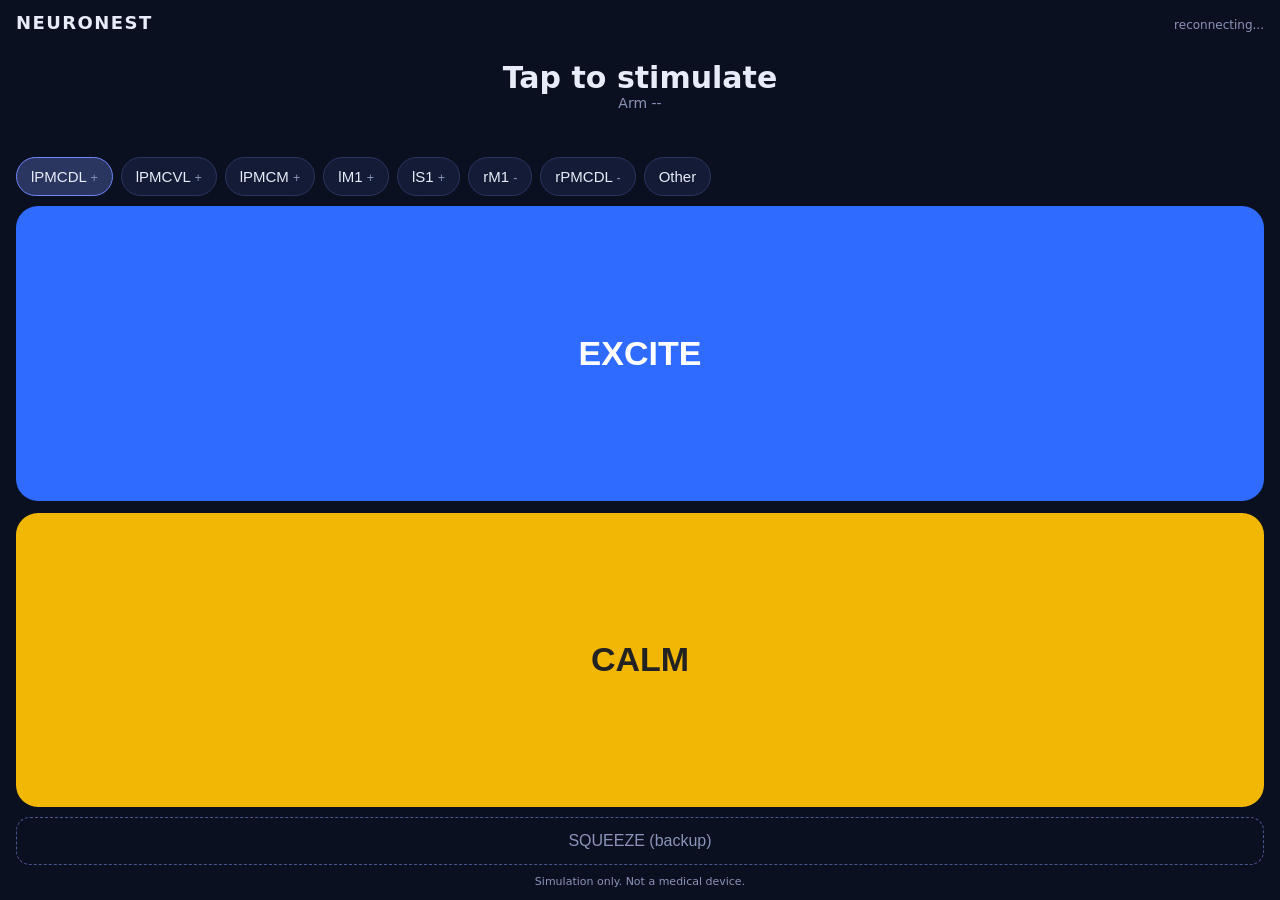
<file: web/phone/index.html>
<!doctype html>
<html lang="en">
<head>
<meta charset="utf-8">
<meta name="viewport" content="width=device-width, initial-scale=1, maximum-scale=1, user-scalable=no">
<title>NeuroNest Stim</title>
<style>
  :root { --bg:#0b1020; --fg:#e8ecf8; --muted:#8a94b8; --blue:#2f6bff; --yellow:#f2b705; --green:#35d07f; --red:#ff5a5a; }
  * { box-sizing: border-box; -webkit-tap-highlight-color: transparent; touch-action: manipulation; }
  html, body { margin:0; height:100%; background:var(--bg); color:var(--fg); font-family: system-ui, sans-serif; }
  body { display:flex; flex-direction:column; padding:12px 16px; gap:10px; user-select:none; -webkit-user-select:none; }
  header { display:flex; justify-content:space-between; align-items:baseline; }
  h1 { font-size:18px; margin:0; letter-spacing:.08em; }
  #conn { font-size:12px; color:var(--muted); }
  #conn.ok { color:var(--green); }
  #feedback { text-align:center; min-height:84px; display:flex; flex-direction:column; justify-content:center; }
  #timing { font-size:30px; font-weight:700; }
  #timing.good { color:var(--green); } #timing.bad { color:var(--red); }
  #arm { font-size:14px; color:var(--muted); }
  #flash { height:10px; border-radius:5px; background:var(--green); opacity:0; transition:opacity .45s ease-out; }
  #flash.on { opacity:1; transition:none; }
  #chips { display:flex; flex-wrap:wrap; gap:8px; }
  .chip { padding:10px 14px; border-radius:999px; border:1px solid #2a3560; background:#141b36; color:var(--fg); font-size:15px; }
  .chip.sel { background:#2a3560; border-color:#6f86ff; }
  .chip small { color:var(--muted); }
  #btns { flex:1; display:flex; flex-direction:column; gap:12px; min-height:240px; }
  .big { flex:1; border:none; border-radius:22px; font-size:34px; font-weight:800; color:#fff; }
  #excite { background:var(--blue); } #calm { background:var(--yellow); color:#222; }
  .big:active { filter:brightness(1.25); transform:scale(.99); }
  #squeeze { padding:14px; border-radius:14px; border:1px dashed #4a5690; background:transparent; color:var(--muted); font-size:16px; }
  footer { font-size:11px; color:var(--muted); text-align:center; }
</style>
</head>
<body>
<header><h1>NEURONEST</h1><span id="conn">connecting...</span></header>
<div id="feedback">
  <div id="timing">Tap to stimulate</div>
  <div id="arm">Arm --</div>
</div>
<div id="flash"></div>
<div id="chips"></div>
<div id="btns">
  <button id="excite" class="big">EXCITE</button>
  <button id="calm" class="big">CALM</button>
</div>
<button id="squeeze">SQUEEZE (backup)</button>
<footer>Simulation only. Not a medical device.</footer>
<script src="phone.js"></script>
</body>
</html>
</file>
